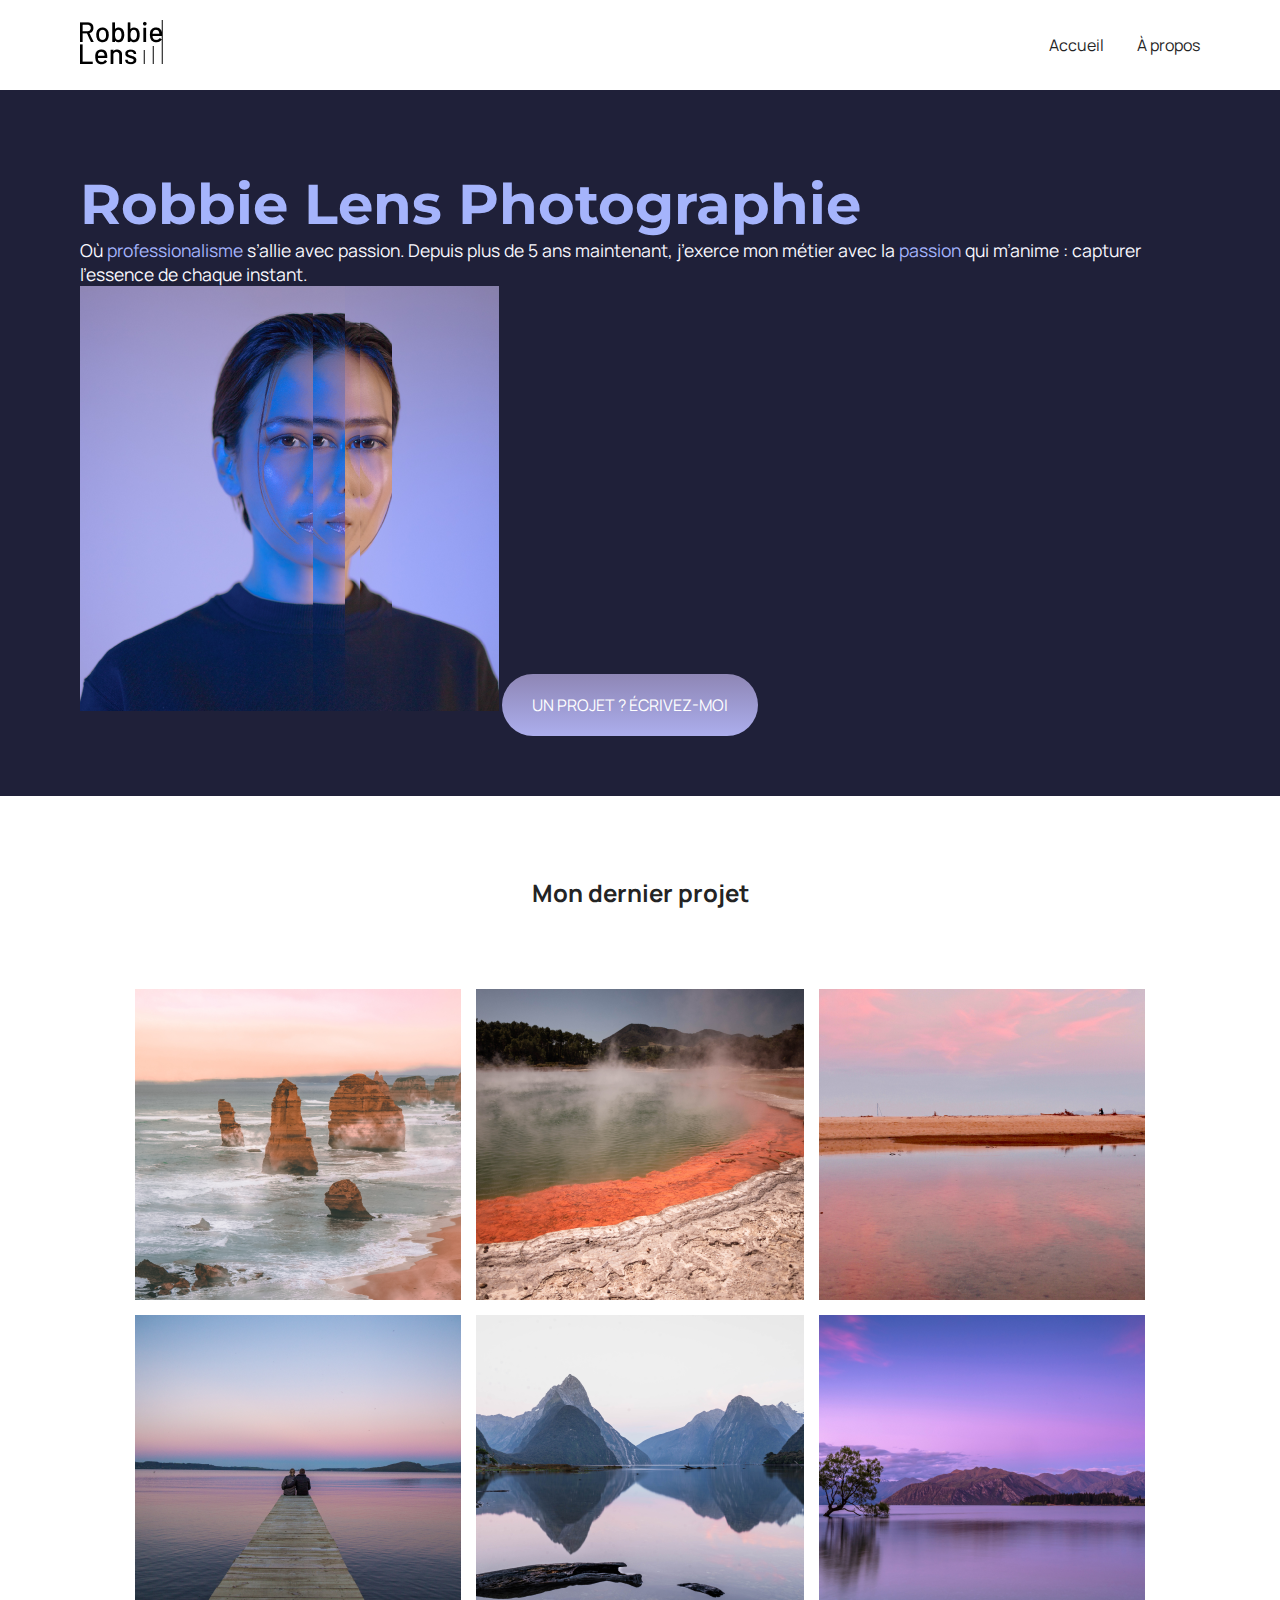
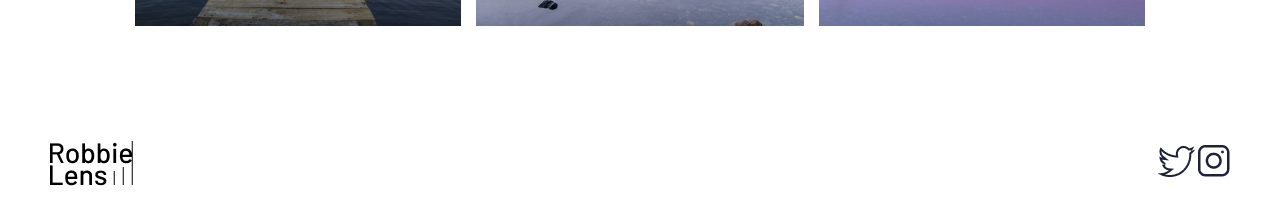
<file: index.html>
<!DOCTYPE html>
<html lang="fr">

<head>
    <meta charset="UTF-8">
    <meta name="viewport" content="width=device-width, initial-scale=1.0">
    <title>Accueil – Robbie Lens Photographie</title>
    <link href="./dossier-demo/style.css" rel="stylesheet">
    <link rel="preconnect" href="https://fonts.googleapis.com">
    <link rel="preconnect" href="https://fonts.gstatic.com" crossorigin>
    <link
        href="https://fonts.googleapis.com/css2?family=Manrope:wght@200..800&family=Montserrat:ital,wght@0,100..900;1,100..900&family=Roboto:ital,wght@0,100;0,300;0,400;0,500;0,700;0,900;1,100;1,300;1,400;1,500;1,700;1,900&display=swap"
        rel="stylesheet">
    <link rel="preconnect" href="https://fonts.googleapis.com">
    <link rel="preconnect" href="https://fonts.gstatic.com" crossorigin>
    <link
        href="https://fonts.googleapis.com/css2?family=Montserrat:ital,wght@0,100..900;1,100..900&family=Roboto:ital,wght@0,100;0,300;0,400;0,500;0,700;0,900;1,100;1,300;1,400;1,500;1,700;1,900&display=swap"
        rel="stylesheet">
</head>

<body>
    <header>
        <nav>
            <a href="index.html" class="lien-icone">
                <img src="../images/logo.png" alt="Logo Robbie Lens">
            </a>
            <div>
                <a href="index.html">Accueil</a>
                <a href="./dossier-demo/a-propos.html">À propos</a>
                <a href=""></a>
            </div>
        </nav>
    </header>
    <main>
        <section class="Accueil-introduction">
            <div>
                <h1>Robbie Lens Photographie</h1>
                <p>
                    Où <em class="word">professionalisme</em> s’allie avec passion. Depuis plus de 5 ans maintenant,
                    j’exerce
                    mon métier avec la <em class="word">passion</em>
                    qui m’anime : capturer l’essence de chaque instant.
                </p>
                <img src="../images/robbie-lens.png" alt="Portrait avec effet de la photographe Robbie Lens">
                <a href="" class="cta">UN PROJET ? ÉCRIVEZ-MOI</a>
            </div>

        </section>
        <section class="accueil-photos">
            <h2>Mon dernier projet</h2>
            <div>
                <img src="images/accueil/element-1.png" alt="Twelve apostles - Australie">
                <img src="images/accueil/element-2.png" alt="Wai-O-Tapu - Nouvelle-Zélande">
                <img src="images/accueil/element-3.png" alt="Parc National d’Abel Tasman - Nouvelle-Zélande">
            </div>
            <div>
                <img src="images/accueil/element-4.png" alt="Lac Rotorua - Nouvelle-Zélande">
                <img src="images/accueil/element-5.png" alt="Milford Sound - Nouvelle-Zélande">
                <img src="images/accueil/element-6.png" alt="Lac Wanaka - Nouvelle-Zélande">
            </div>
        </section>
    </main>
    <footer>

        <img src="../images/logo.png" alt="Logo Robbie Lens">
        <div>
            <a target="_blank" href="https://twitter.com/" class="lien-icone">
                <img src="../images/twitter.png" alt="Logo Twitter">
            </a>
            <a target="_blank" href="https://www.instagram.com/" class="lien-icone">
                <img src="../images/instagram.png" alt="Logo Instagram">
            </a>
        </div>
    </footer>
</body>

</html>
</file>
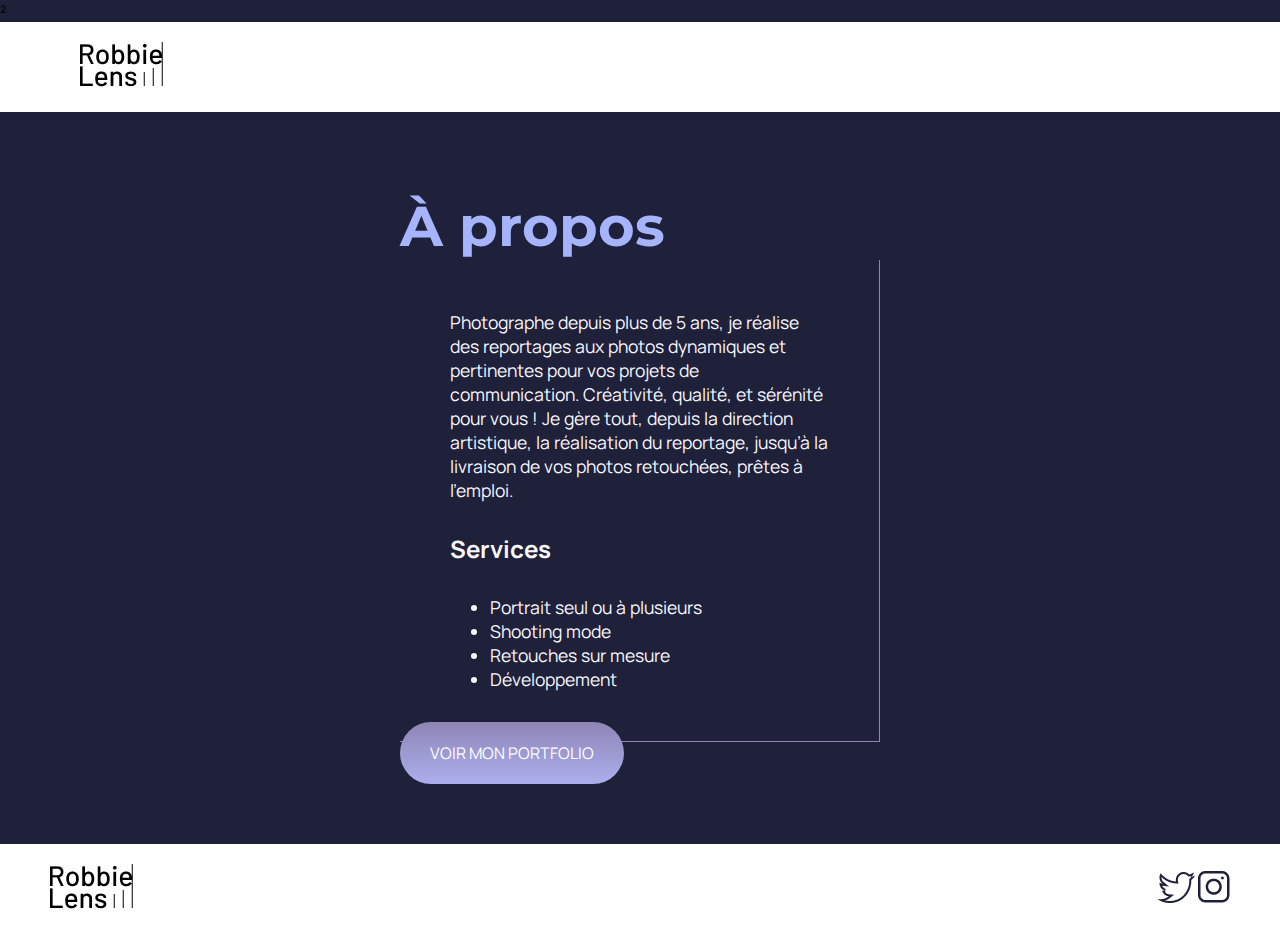
<file: dossier-demo/a-propos.html>
<!DOCTYPE html>
<html lang="fr">²

<head>
    <meta charset="UTF-8">
    <link href="style.css" rel="stylesheet">
    <meta name="viewport" content="width=device-width, initial-scale=1.0">
    <link rel="preconnect" href="https://fonts.googleapis.com">
    <link rel="preconnect" href="https://fonts.gstatic.com" crossorigin>
    <link
        href="https://fonts.googleapis.com/css2?family=Montserrat:ital,wght@0,100..900;1,100..900&family=Roboto:ital,wght@0,100;0,300;0,400;0,500;0,700;0,900;1,100;1,300;1,400;1,500;1,700;1,900&display=swap"
        rel="stylesheet">
    <link rel="preconnect" href="https://fonts.googleapis.com">
    <link rel="preconnect" href="https://fonts.gstatic.com" crossorigin>
    <link
        href="https://fonts.googleapis.com/css2?family=Manrope:wght@200..800&family=Montserrat:ital,wght@0,100..900;1,100..900&family=Roboto:ital,wght@0,100;0,300;0,400;0,500;0,700;0,900;1,100;1,300;1,400;1,500;1,700;1,900&display=swap"
        rel="stylesheet">
    <title>À propos de Robbie Lens</title>
</head>

<body>
    <header>
        <nav>
            <div class="entete">
                <a href="../index.html"> <img src="../images/logo.png" alt="Logo Robbie Lens"></a>
            </div>
        </nav>
    </header>
    <main class="a-propos-main">
        <section>
            <h1>À propos</h1>
            <div class="carre-contenu">
                <p>Photographe depuis plus de 5 ans, je réalise des reportages aux photos dynamiques et pertinentes pour
                    vos
                    projets
                    de communication. Créativité, qualité, et sérénité pour vous ! Je gère tout, depuis la direction
                    artistique,
                    la
                    réalisation du reportage, jusqu’à la livraison de vos photos retouchées, prêtes à l’emploi.</p>
                <h2>Services</h2>
                <ul>
                    <li>Portrait seul ou à plusieurs</li>
                    <li>Shooting mode</li>
                    <li>Retouches sur mesure</li>
                    <li>Développement</li>
                </ul>
            </div>
            <div>
                <a href="./portfolio.html" class="cta">VOIR MON PORTFOLIO</a>
            </div>
        </section>
    </main>
    <footer>

        <a href="index.html" class="lien-icone">
            <img src="../images/logo.png" alt="Logo Robbie Lens">
        </a>
        <div>
            <a target="_blank" href="https://twitter.com/" class="lien-icone">
                <img src="../images/twitter.png" alt="Logo Twitter">
            </a>
            <a target="_blank" href="https://www.instagram.com/" class="lien-icone">
                <img src="../images/instagram.png" alt="Logo Instagram">
            </a>
        </div>

    </footer>
</body>

</html>
</file>
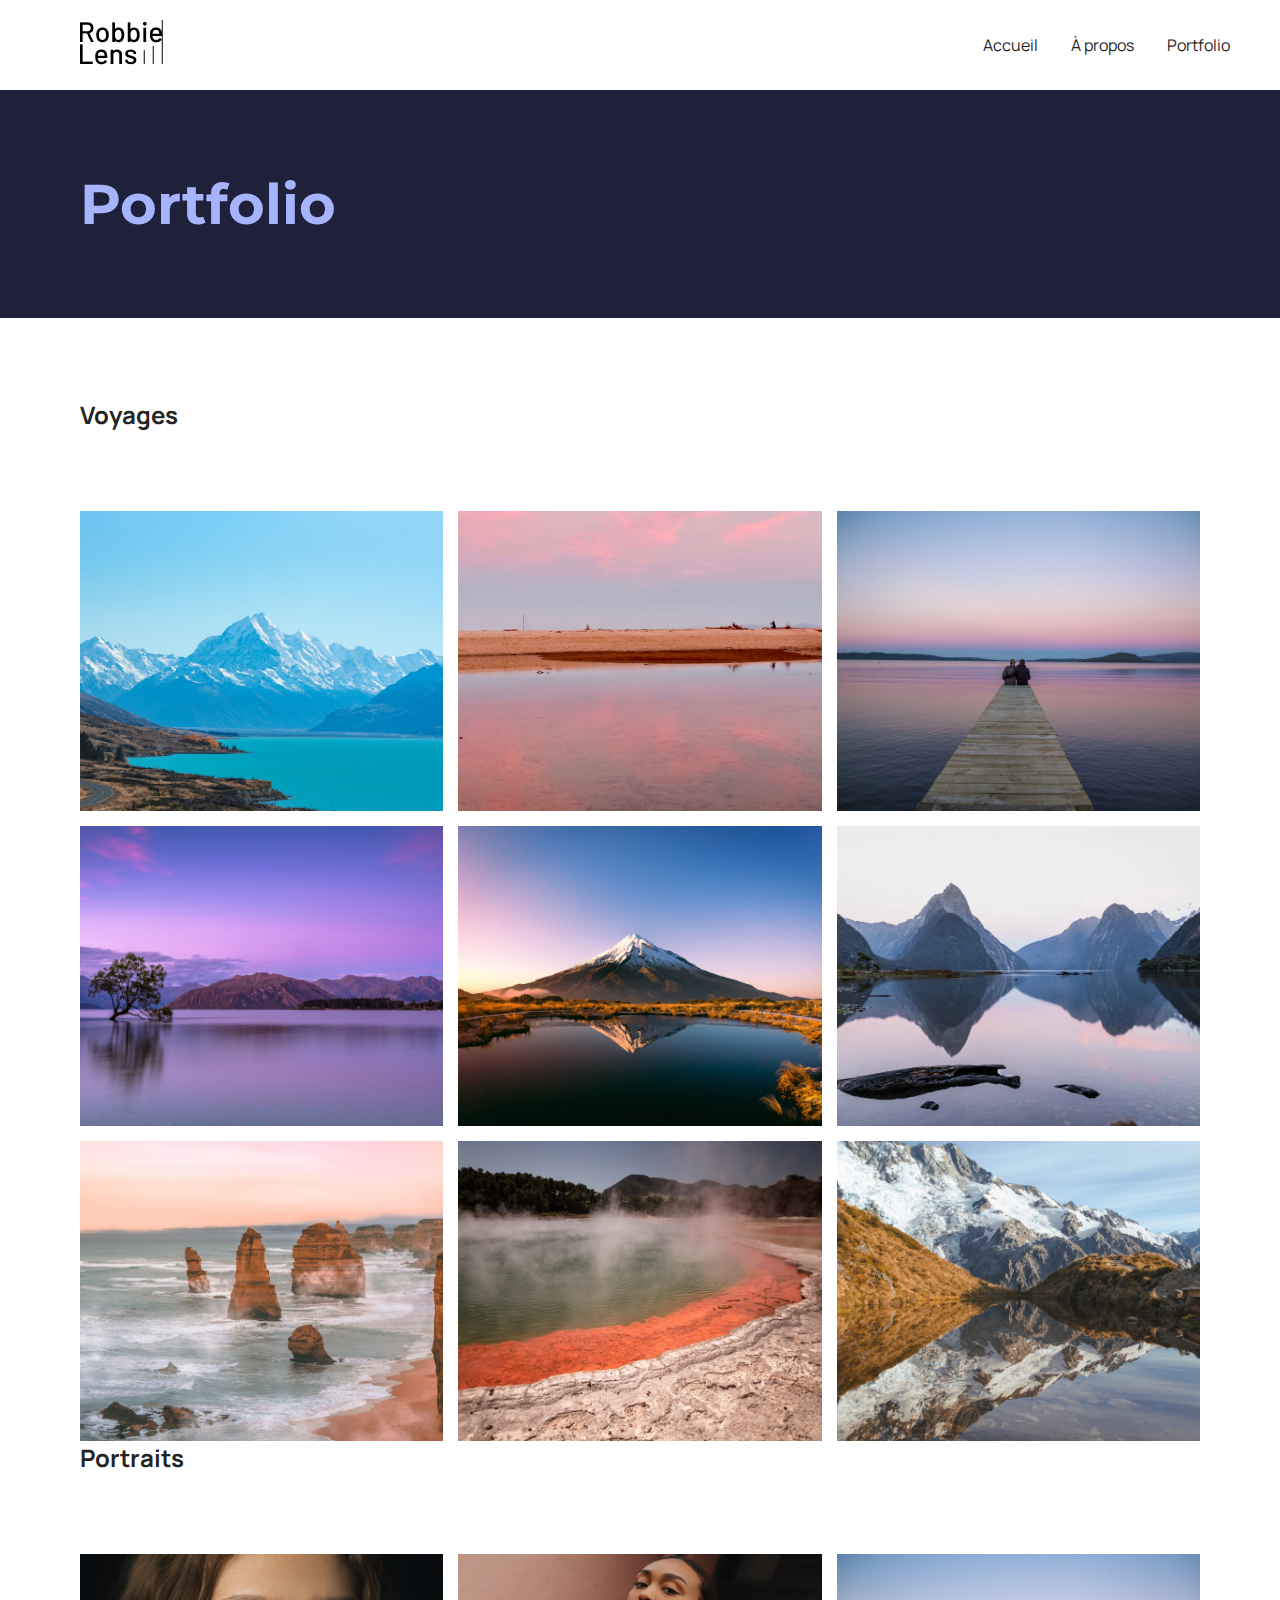
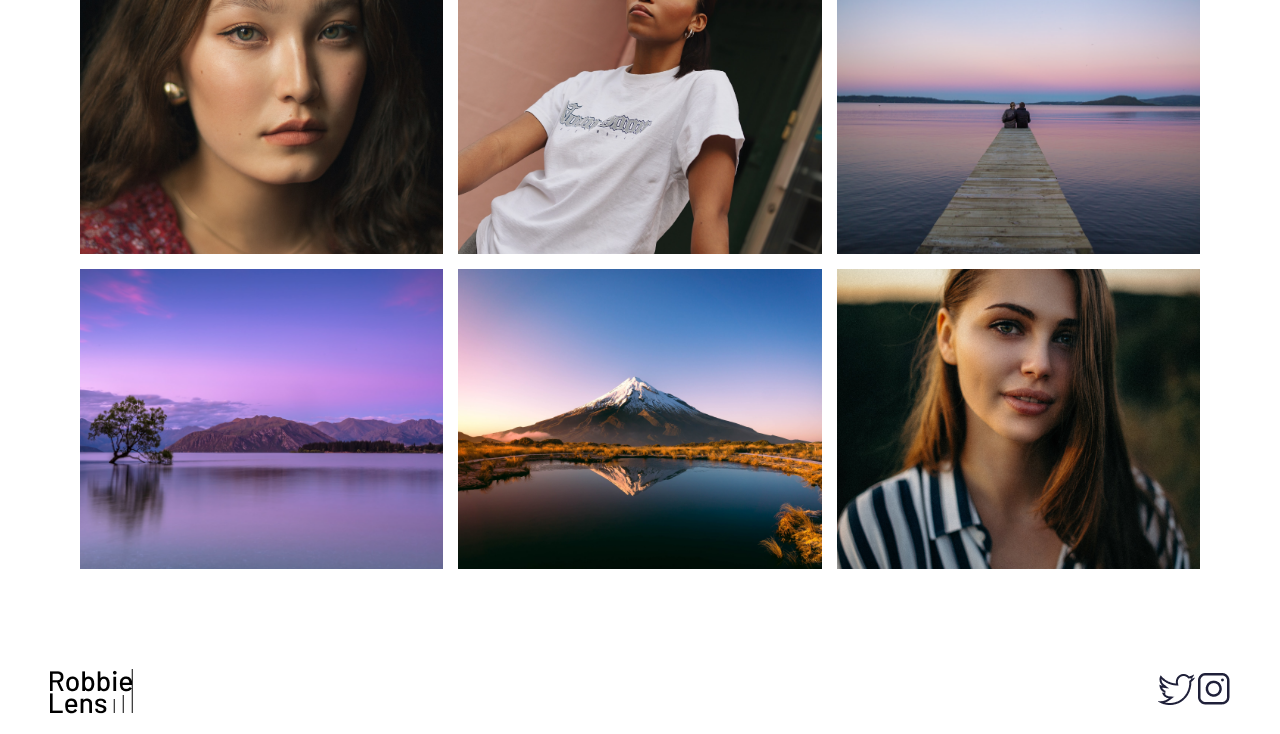
<file: dossier-demo/portfolio.html>
<!DOCTYPE html>
<html lang="fr">

<head>
    <meta charset="utf-8">
    <title>Portfolio - Robbie Lens Photographie</title>
    <link href="style.css" rel="stylesheet">
    <meta name="viewport" content="width=device-width, initial-scale=1.0">
    <link rel="preconnect" href="https://fonts.googleapis.com">
    <link rel="preconnect" href="https://fonts.gstatic.com" crossorigin>
    <link
        href="https://fonts.googleapis.com/css2?family=Montserrat:ital,wght@0,100..900;1,100..900&family=Roboto:ital,wght@0,100;0,300;0,400;0,500;0,700;0,900;1,100;1,300;1,400;1,500;1,700;1,900&display=swap"
        rel="stylesheet">
    <link rel="preconnect" href="https://fonts.googleapis.com">
    <link rel="preconnect" href="https://fonts.gstatic.com" crossorigin>
    <link
        href="https://fonts.googleapis.com/css2?family=Manrope:wght@200..800&family=Montserrat:ital,wght@0,100..900;1,100..900&family=Roboto:ital,wght@0,100;0,300;0,400;0,500;0,700;0,900;1,100;1,300;1,400;1,500;1,700;1,900&display=swap"
        rel="stylesheet">
</head>

<body>
    <header>
        <nav>
            <a href="./dossier-demo/a-propos.html" class="lien-icone">
                <img src="../images/logo.png" alt="Logo Robbie Lens">
            </a>
            <div>
                <a href="../index.html">Accueil</a>
                <a href="a-propos.html">À propos</a>
                <a href="portfolio.html">Portfolio</a>
            </div>
        </nav>
    </header>
    <main>
        <section>
            <h1>Portfolio</h1>
        </section>
        <section class="portfolio-section-photos">
            <h2>Voyages</h2>
            <div class="grid-paysages">
                <img src="../images/portfolio/paysage1.jpg" alt="">
                <img src="../images/portfolio/paysage2.jpg" alt="">
                <img src="../images/portfolio/paysage3.jpg" alt="">
                <img src="../images/portfolio/paysage4.jpg" alt="">
                <img src="../images/portfolio/paysage5.jpg" alt="">
                <img src="../images/portfolio/paysage6.jpg" alt="">
                <img src="../images/portfolio/paysage7.jpg" alt="">
                <img src="../images/portfolio/paysage8.jpg" alt="">
                <img src="../images/portfolio/paysage9.jpg" alt="">

            </div>
            <h2>Portraits</h2>
            <div class="grid-portraits">
                <img src="../images/portfolio/portrait1.jpg" alt="">
                <img src="../images/portfolio/portrait2.jpg" alt="">
                <img src="../images/portfolio/paysage3.jpg" alt="">
                <img src="../images/portfolio/paysage4.jpg" alt="">
                <img src="../images/portfolio/paysage5.jpg" alt="">
                <img src="../images/portfolio/portrait6.jpg" alt="">

            </div>
        </section>
    </main>
    <footer>
        <img src="../images/logo.png" alt="Logo Robbie Lens">
        <div>
            <a target="_blank" href="https://twitter.com/" class="lien-icone">
                <img src="../images/twitter.png" alt="Logo Twitter">
            </a>
            <a target="_blank" href="https://www.instagram.com/" class="lien-icone">
                <img src="../images/instagram.png" alt="Logo Instagram">
            </a>
        </div>
    </footer>
</body>

</html>
</file>
<file: dossier-demo/style.css>
* {
    margin: 0;
}

body {
    font-family: "Manrope", sans-serif;
    font-size: 1em;
    background-color: #1f2039;
}

h1 {
    font-size: 3.5rem;
    color: #A5B4FC;
    font-family: "Montserrat", sans-serif;
}
p,
li {
    font-size: 1.1em;
    color: #F9F8FF;
}

a {
    color: #242424;
    text-decoration: none;
  }
em {
    color: #A5B4FC;
    font-style: normal;
}

h2 {
    color:#F9F8FF;
}
header,
footer {
  background-color: white;
  padding: 20px 50px 20px 50px;
}

.cta {
  background: linear-gradient(#8e86b5, #acaeed);
  color: white;
  border-radius: 50px;
  padding: 20px 30px;
}
.carre-contenu {
    border-right: 1px solid #8e86b5;
    border-bottom: 1px solid #8e86b5;
    padding: 50px;
}
.carre-contenu h2 {
    margin-top: 30px;
}
.carre-contenu ul {
    margin-top: 30px;
}
a:hover  {
 text-decoration: underline;

}
.cta:hover {
   background: linear-gradient(#696484,#8788BA);
   text-decoration: none;
}
.lien-icone:hover {
    opacity: 0.5;
}
section {
    padding: 80px;
}
.a-propos-main {
    width: 50%;
    margin: auto;
}
footer,
nav {
  display: flex;
  flex-direction: row;
  align-items: center;
  justify-content: space-between;
}

nav a {
  margin-left: 30px;
}

.accueil-photos {
  background-color: white;
  padding: 80px;
}

.accueil-photos h2 {
  color: #242424;
  text-align: center;
  margin-bottom: 80px;
}

.accueil-photos div {
  display: flex;
  flex-direction: row;
  gap: 15px;
  justify-content: center;
  margin-bottom: 15px;
}

.accueil-introduction {
  display: flex;
  flex-direction: row;
  width: 50%;
  align-items: center;
  margin: auto;
}

.portfolio-section-photos {
    background-color: white;
  }
  
  .portfolio-section-photos h2 {
    color: #242424;
    margin-bottom: 80px;
  }
  
  .grid-paysages {
    display: grid;
    grid-template-columns: 1fr 1fr 1fr;
    grid-template-rows: 300px 300px 300px;
    gap: 15px;
  }
  
  .grid-portraits {
    display: grid;
    grid-template-columns: 1fr 1fr 1fr;
    grid-template-rows: 300px 300px;
    gap: 15px;
  }
  
  .grid-paysages img,
  .grid-portraits img {
    width: 100%;
    height: 100%;
    object-fit: cover;
  }
</file>
